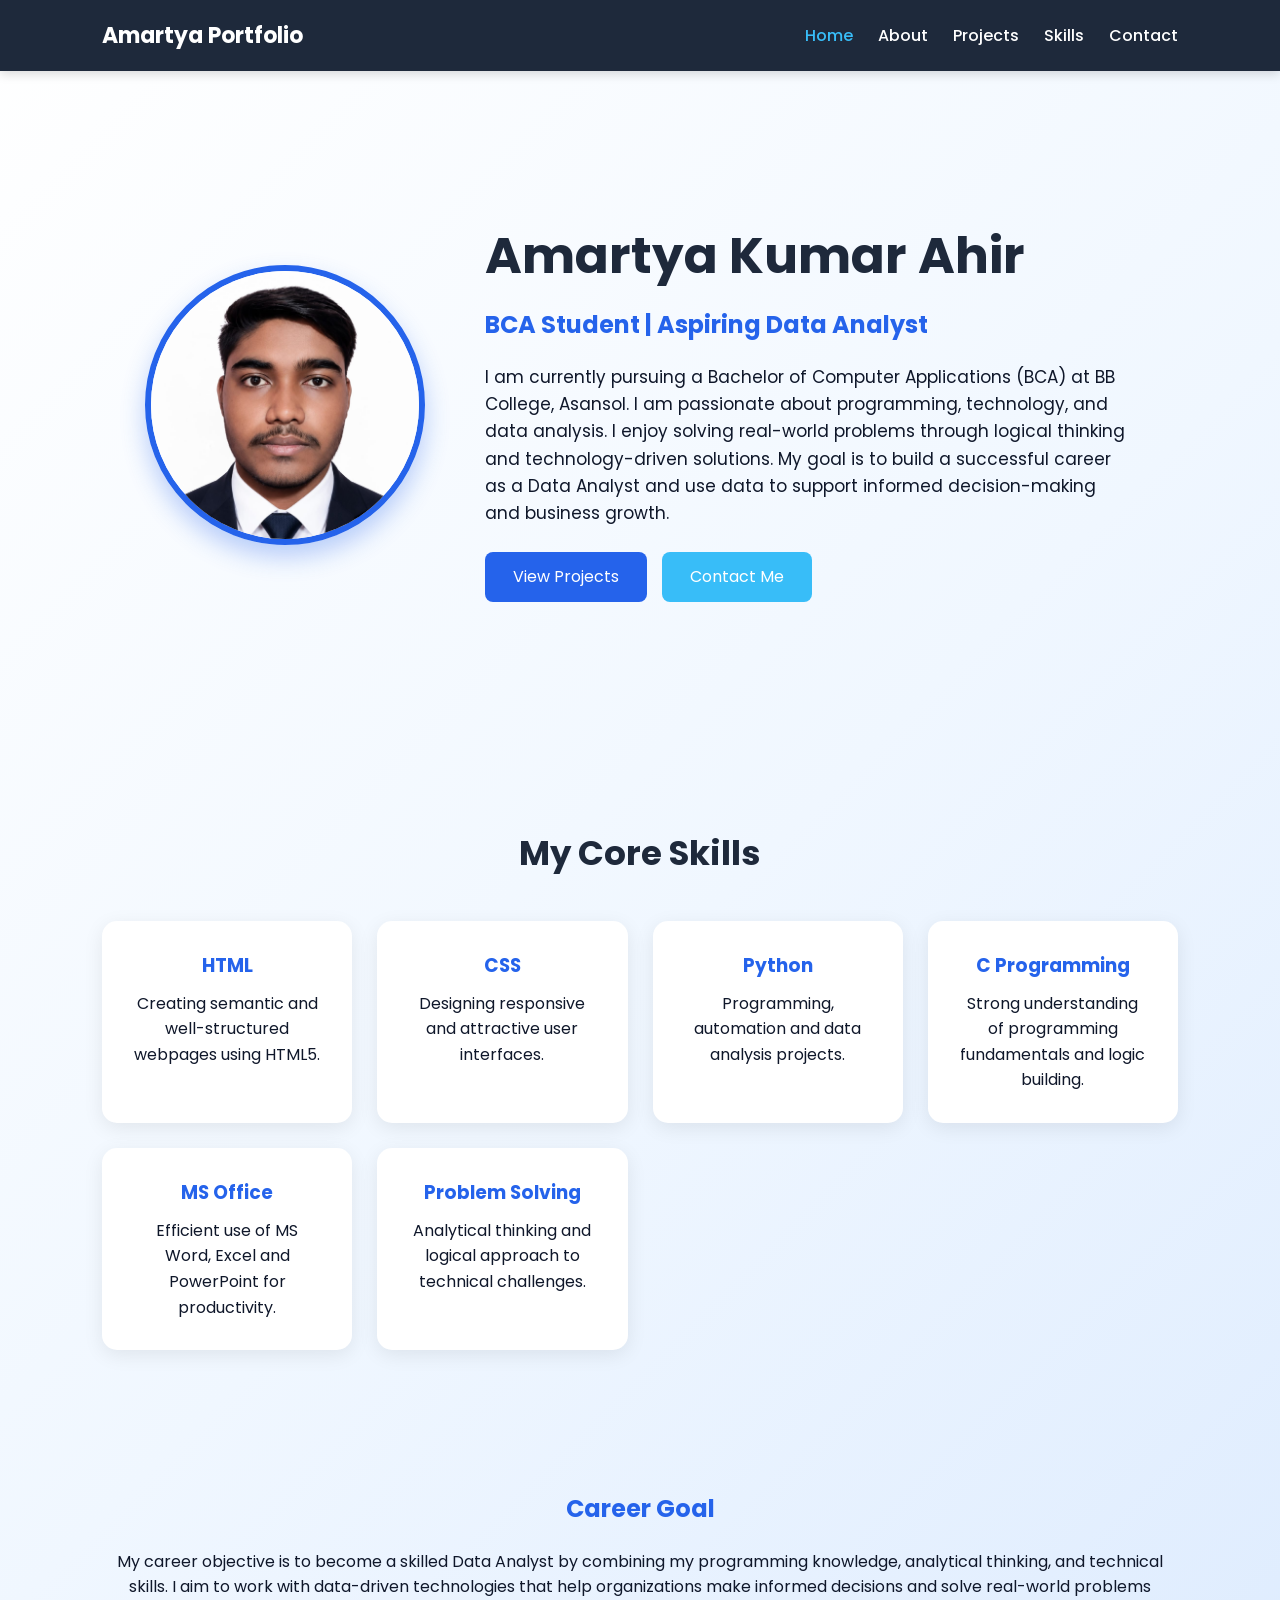
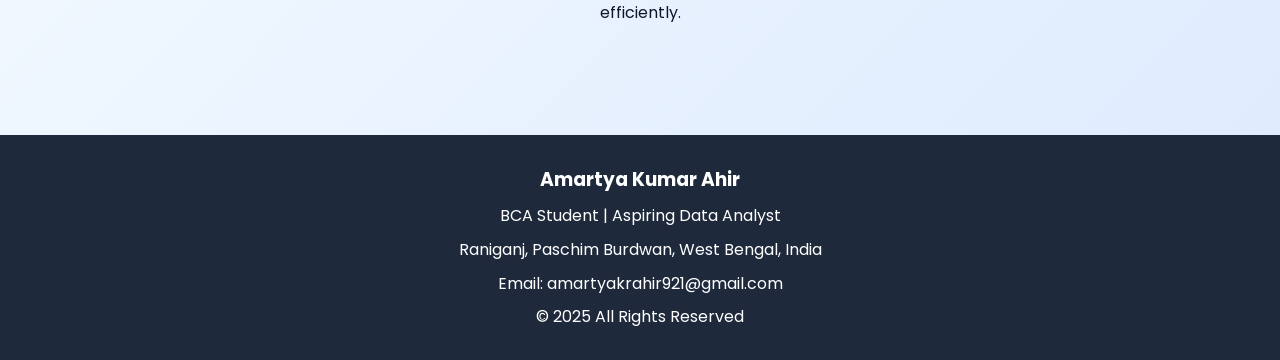
<file: index.html>
<!DOCTYPE html>
<html lang="en">
<head>
<meta charset="UTF-8">
<meta name="viewport" content="width=device-width, initial-scale=1.0">

<title>Amartya Kumar Ahir | Portfolio</title>

<link rel="stylesheet" href="css/style.css">

<link href="https://fonts.googleapis.com/css2?family=Poppins:wght@300;400;500;600;700&display=swap" rel="stylesheet">

</head>

<body>

<!-- NAVIGATION BAR -->

<header>
<nav class="navbar">

<div class="logo">
Amartya Portfolio
</div>

<ul class="nav-links">
<li><a href="index.html" class="active">Home</a></li>
<li><a href="about.html">About</a></li>
<li><a href="projects.html">Projects</a></li>
<li><a href="skills.html">Skills</a></li>
<li><a href="contact.html">Contact</a></li>
</ul>

</nav>
</header>

<!-- HERO SECTION -->

<section class="hero">

<div class="hero-image">
<img src="images/profile.jpg" alt="Amartya Kumar Ahir">
</div>

<div class="hero-content">

<h1>Amartya Kumar Ahir</h1>

<h2>BCA Student | Aspiring Data Analyst</h2>

<p>
I am currently pursuing a Bachelor of Computer Applications (BCA) at BB College, Asansol. I am passionate about programming, technology, and data analysis. I enjoy solving real-world problems through logical thinking and technology-driven solutions. My goal is to build a successful career as a Data Analyst and use data to support informed decision-making and business growth.
</p>

<div class="hero-buttons">

<a href="projects.html" class="btn">
View Projects
</a>

<a href="contact.html" class="btn btn-secondary">
Contact Me
</a>

</div>

</div>

</section>

<!-- QUICK INFO SECTION -->

<section class="skills-section">

<h2 class="section-title">
My Core Skills
</h2>

<div class="skills-grid">

<div class="skill-card">
<h3>HTML</h3>
<p>
Creating semantic and well-structured webpages using HTML5.
</p>
</div>

<div class="skill-card">
<h3>CSS</h3>
<p>
Designing responsive and attractive user interfaces.
</p>
</div>

<div class="skill-card">
<h3>Python</h3>
<p>
Programming, automation and data analysis projects.
</p>
</div>

<div class="skill-card">
<h3>C Programming</h3>
<p>
Strong understanding of programming fundamentals and logic building.
</p>
</div>

<div class="skill-card">
<h3>MS Office</h3>
<p>
Efficient use of MS Word, Excel and PowerPoint for productivity.
</p>
</div>

<div class="skill-card">
<h3>Problem Solving</h3>
<p>
Analytical thinking and logical approach to technical challenges.
</p>
</div>

</div>

</section>

<!-- CAREER GOAL -->

<section class="career-objective">

<h2>
Career Goal
</h2>

<p>
My career objective is to become a skilled Data Analyst by combining my programming knowledge, analytical thinking, and technical skills. I aim to work with data-driven technologies that help organizations make informed decisions and solve real-world problems efficiently.
</p>

</section>

<!-- FOOTER -->

<footer>

<h3>
Amartya Kumar Ahir
</h3>

<p>
BCA Student | Aspiring Data Analyst
</p>

<p>
Raniganj, Paschim Burdwan, West Bengal, India
</p>

<p>
Email: amartyakrahir921@gmail.com
</p>

<p>
© 2025 All Rights Reserved
</p>

</footer>

</body>
</html>
</file>
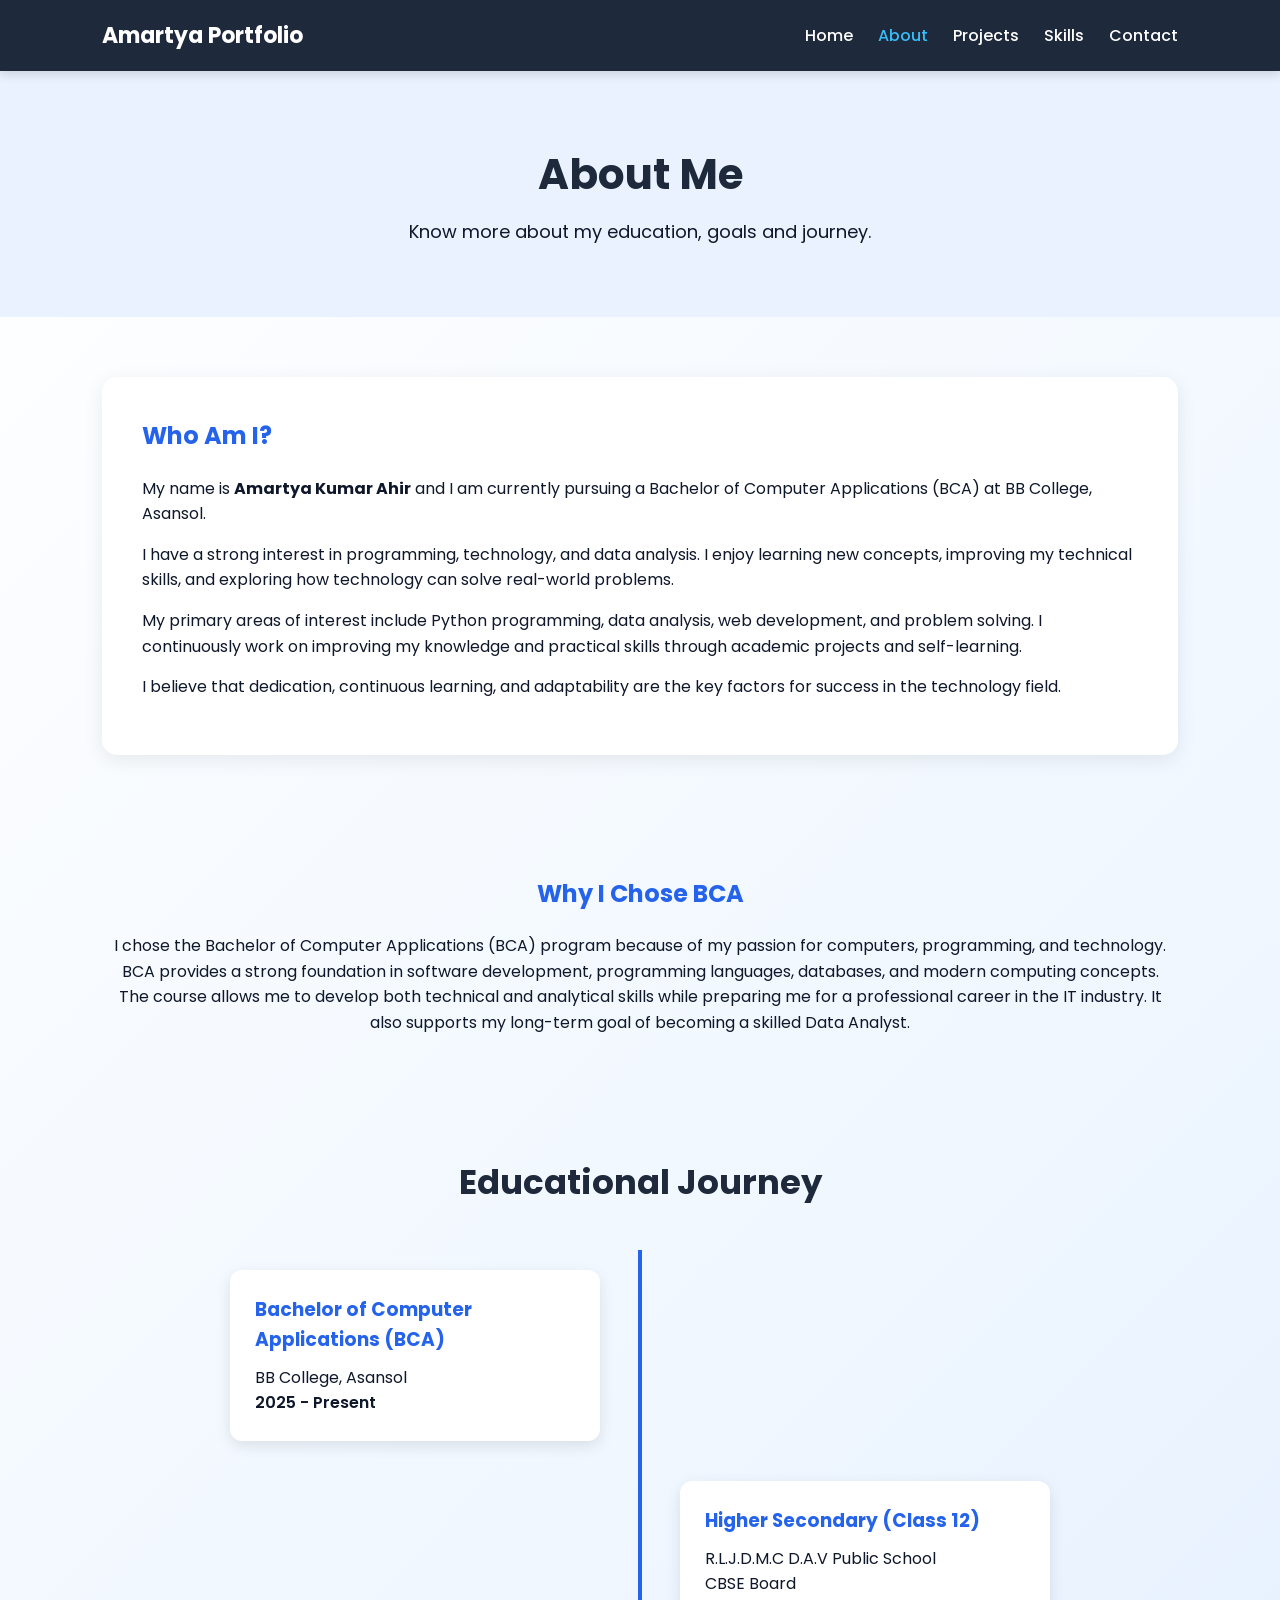
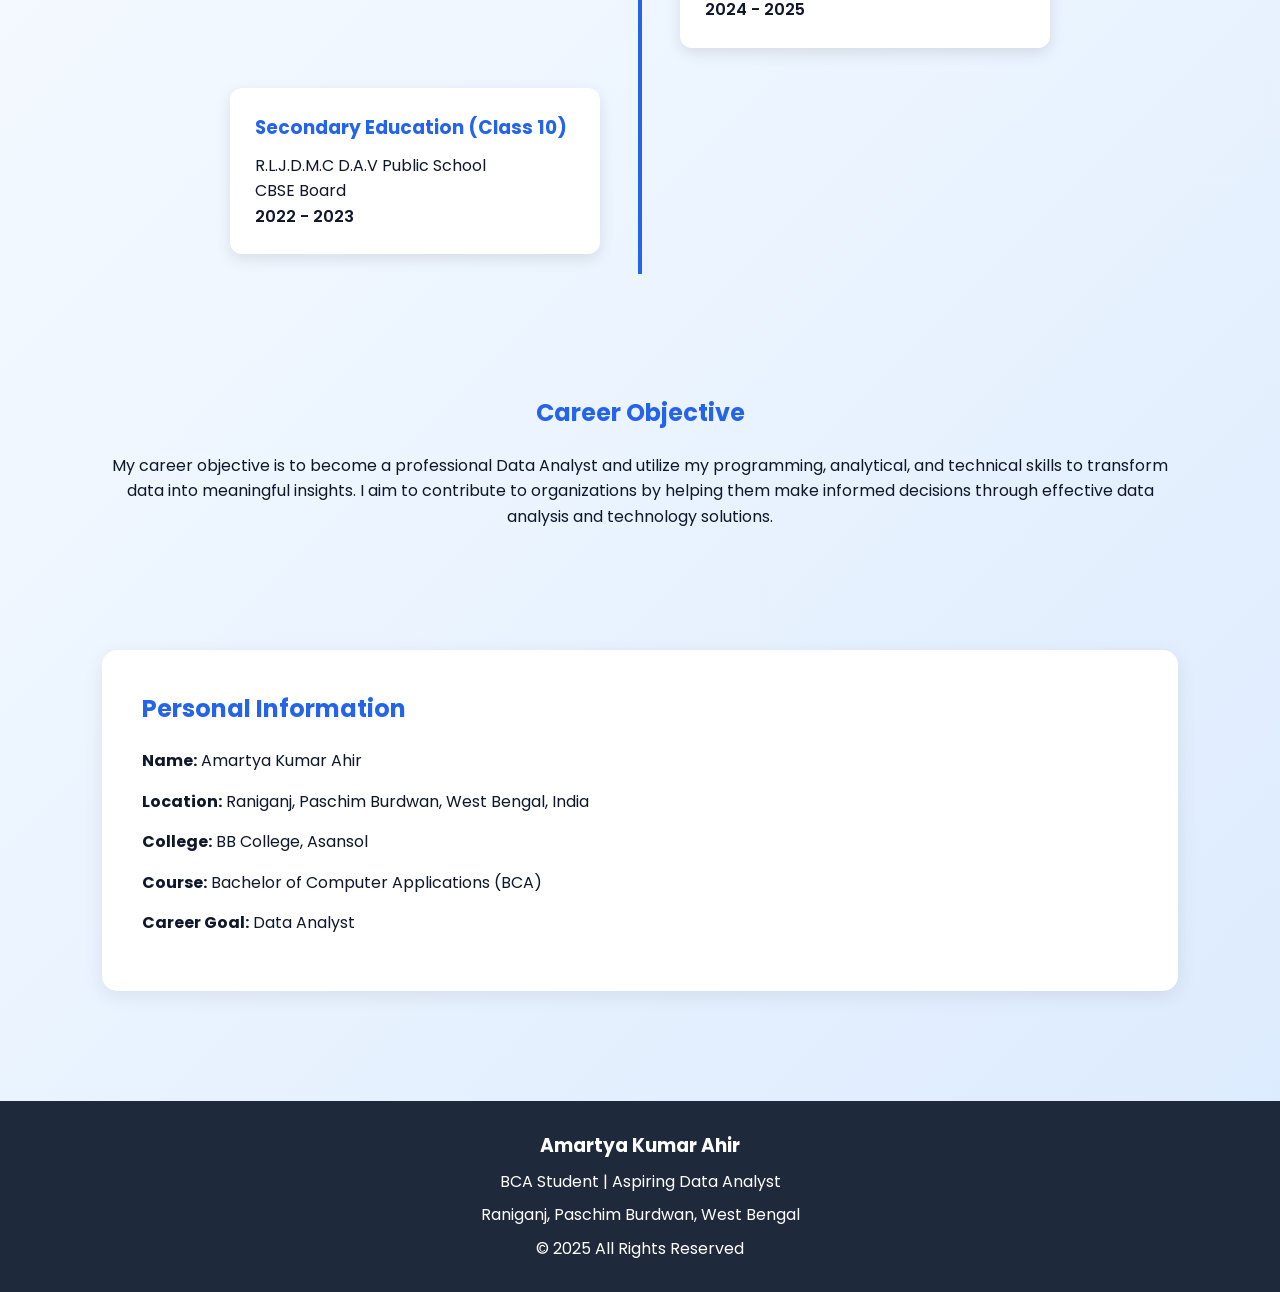
<file: about.html>
<!DOCTYPE html>
<html lang="en">
<head>

<meta charset="UTF-8">
<meta name="viewport" content="width=device-width, initial-scale=1.0">

<title>About Me | Amartya Kumar Ahir</title>

<link rel="stylesheet" href="css/style.css">

<link href="https://fonts.googleapis.com/css2?family=Poppins:wght@300;400;500;600;700&display=swap" rel="stylesheet">

</head>

<body>

<!-- NAVIGATION -->

<header>

<nav class="navbar">

<div class="logo">
Amartya Portfolio
</div>

<ul class="nav-links">
<li><a href="index.html">Home</a></li>
<li><a href="about.html" class="active">About</a></li>
<li><a href="projects.html">Projects</a></li>
<li><a href="skills.html">Skills</a></li>
<li><a href="contact.html">Contact</a></li>
</ul>

</nav>

</header>

<!-- PAGE HEADER -->

<section class="page-header">

<h1>About Me</h1>

<p>
Know more about my education, goals and journey.
</p>

</section>

<!-- BIOGRAPHY -->

<section class="about-container">

<div class="about-card">

<h2>Who Am I?</h2>

<p>
My name is <strong>Amartya Kumar Ahir</strong> and I am currently pursuing a Bachelor of Computer Applications (BCA) at BB College, Asansol.
</p>

<p>
I have a strong interest in programming, technology, and data analysis. I enjoy learning new concepts, improving my technical skills, and exploring how technology can solve real-world problems.
</p>

<p>
My primary areas of interest include Python programming, data analysis, web development, and problem solving. I continuously work on improving my knowledge and practical skills through academic projects and self-learning.
</p>

<p>
I believe that dedication, continuous learning, and adaptability are the key factors for success in the technology field.
</p>

</div>

</section>

<!-- WHY BCA -->

<section class="career-objective">

<h2>Why I Chose BCA</h2>

<p>
I chose the Bachelor of Computer Applications (BCA) program because of my passion for computers, programming, and technology. BCA provides a strong foundation in software development, programming languages, databases, and modern computing concepts.
</p>

<p>
The course allows me to develop both technical and analytical skills while preparing me for a professional career in the IT industry. It also supports my long-term goal of becoming a skilled Data Analyst.
</p>

</section>

<!-- EDUCATION TIMELINE -->

<section class="timeline-section">

<h2 class="section-title">
Educational Journey
</h2>

<div class="timeline">

<div class="timeline-item">

<div class="timeline-content">

<h3>Bachelor of Computer Applications (BCA)</h3>

<p>
BB College, Asansol
</p>

<span>
2025 - Present
</span>

</div>

</div>

<div class="timeline-item">

<div class="timeline-content">

<h3>Higher Secondary (Class 12)</h3>

<p>
R.L.J.D.M.C D.A.V Public School
</p>

<p>
CBSE Board
</p>

<span>
2024 - 2025
</span>

</div>

</div>

<div class="timeline-item">

<div class="timeline-content">

<h3>Secondary Education (Class 10)</h3>

<p>
R.L.J.D.M.C D.A.V Public School
</p>

<p>
CBSE Board
</p>

<span>
2022 - 2023
</span>

</div>

</div>

</div>

</section>

<!-- CAREER OBJECTIVE -->

<section class="career-objective">

<h2>Career Objective</h2>

<p>
My career objective is to become a professional Data Analyst and utilize my programming, analytical, and technical skills to transform data into meaningful insights. I aim to contribute to organizations by helping them make informed decisions through effective data analysis and technology solutions.
</p>

</section>

<!-- PERSONAL INFORMATION -->

<section class="about-container">

<div class="about-card">

<h2>Personal Information</h2>

<p><strong>Name:</strong> Amartya Kumar Ahir</p>

<p><strong>Location:</strong> Raniganj, Paschim Burdwan, West Bengal, India</p>

<p><strong>College:</strong> BB College, Asansol</p>

<p><strong>Course:</strong> Bachelor of Computer Applications (BCA)</p>

<p><strong>Career Goal:</strong> Data Analyst</p>

</div>

</section>

<!-- FOOTER -->

<footer>

<h3>Amartya Kumar Ahir</h3>

<p>BCA Student | Aspiring Data Analyst</p>

<p>Raniganj, Paschim Burdwan, West Bengal</p>

<p>© 2025 All Rights Reserved</p>

</footer>

</body>
</html>
</file>
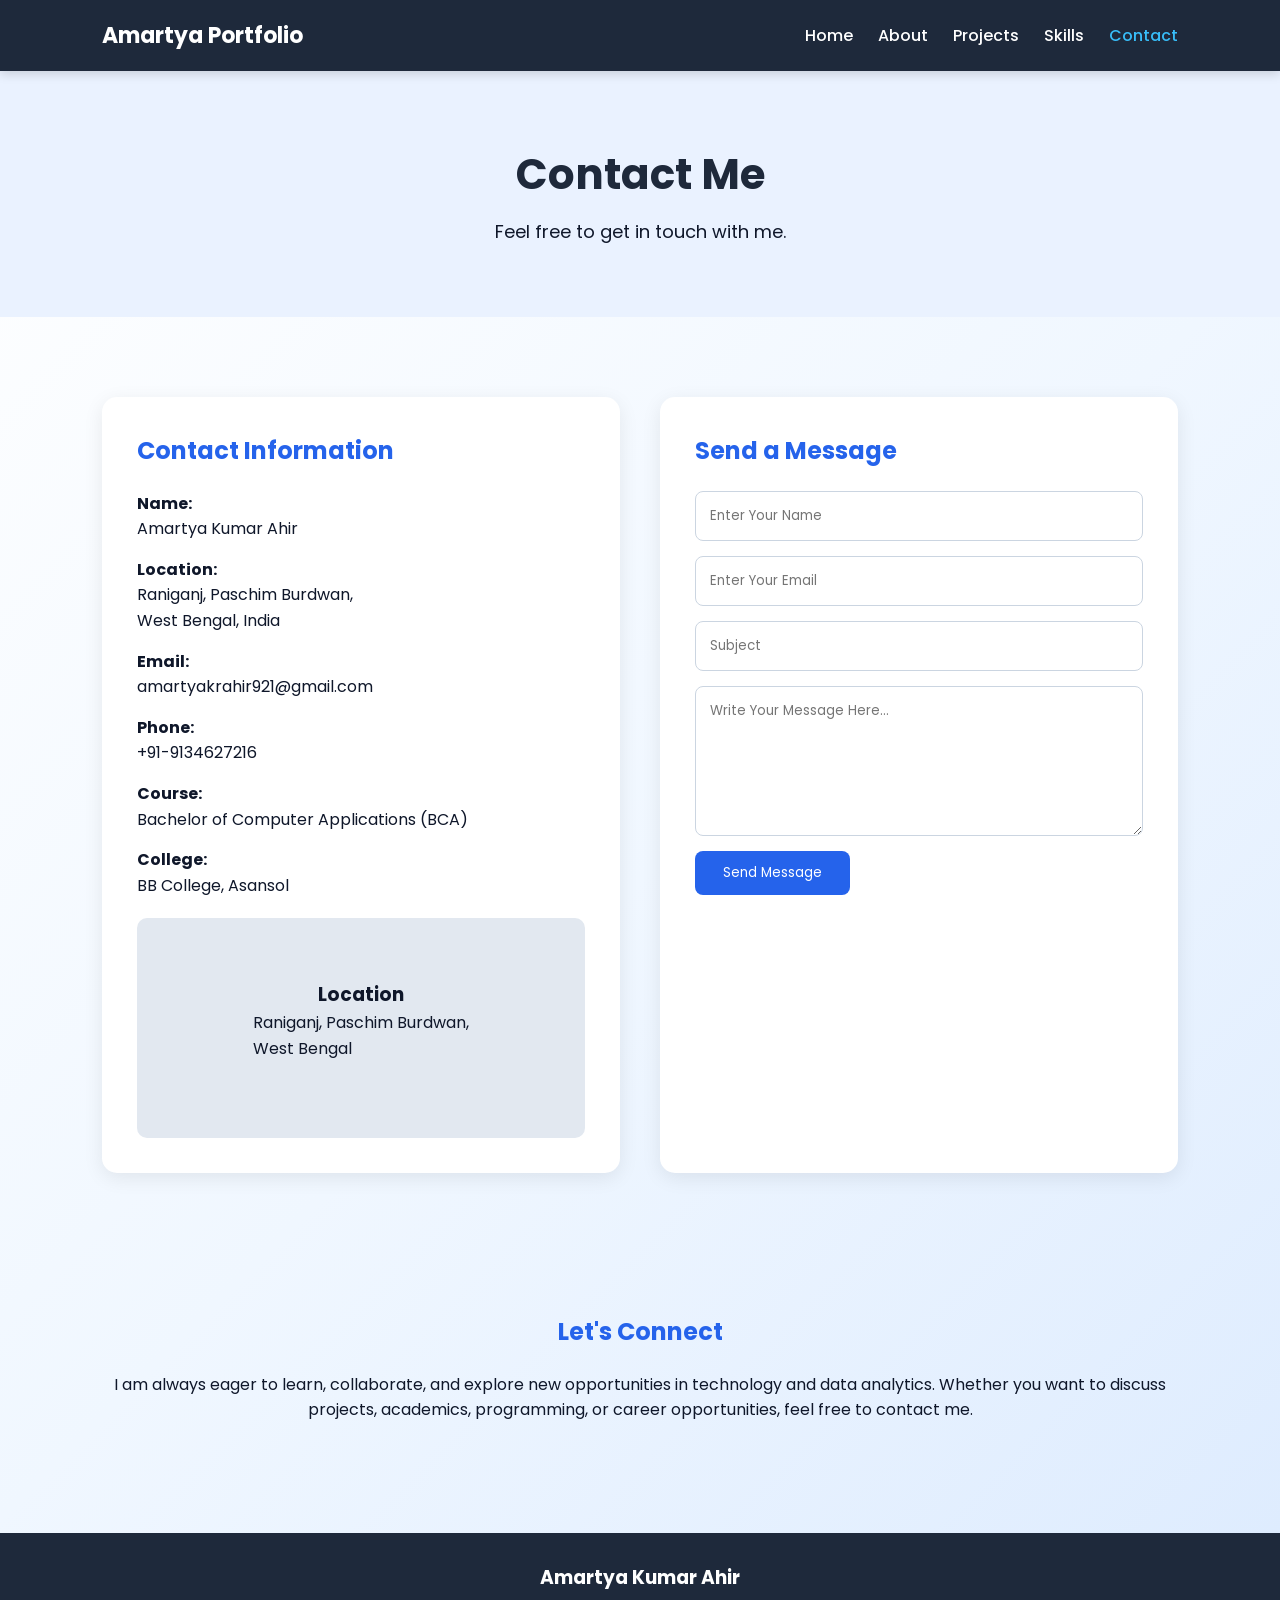
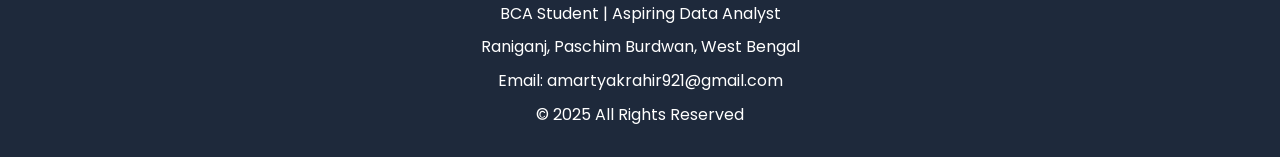
<file: contact.html>
<!DOCTYPE html>
<html lang="en">
<head>

<meta charset="UTF-8">
<meta name="viewport" content="width=device-width, initial-scale=1.0">

<title>Contact | Amartya Kumar Ahir</title>

<link rel="stylesheet" href="css/style.css">

<link href="https://fonts.googleapis.com/css2?family=Poppins:wght@300;400;500;600;700&display=swap" rel="stylesheet">

</head>

<body>

<!-- NAVIGATION -->

<header>

<nav class="navbar">

<div class="logo">
Amartya Portfolio
</div>

<ul class="nav-links">
<li><a href="index.html">Home</a></li>
<li><a href="about.html">About</a></li>
<li><a href="projects.html">Projects</a></li>
<li><a href="skills.html">Skills</a></li>
<li><a href="contact.html" class="active">Contact</a></li>
</ul>

</nav>

</header>

<!-- PAGE HEADER -->

<section class="page-header">

<h1>Contact Me</h1>

<p>
Feel free to get in touch with me.
</p>

</section>

<!-- CONTACT SECTION -->

<section class="contact-container">

<div class="contact-info">

<h2>Contact Information</h2>

<p>
<strong>Name:</strong><br>
Amartya Kumar Ahir
</p>

<p>
<strong>Location:</strong><br>
Raniganj, Paschim Burdwan,<br>
West Bengal, India
</p>

<p>
<strong>Email:</strong><br>
amartyakrahir921@gmail.com
</p>

<p>
<strong>Phone:</strong><br>
+91-9134627216
</p>

<p>
<strong>Course:</strong><br>
Bachelor of Computer Applications (BCA)
</p>

<p>
<strong>College:</strong><br>
BB College, Asansol
</p>

<div class="map-placeholder">

<h3>Location</h3>

<p>
Raniganj, Paschim Burdwan,<br>
West Bengal
</p>

</div>

</div>

<!-- CONTACT FORM -->

<div class="contact-form">

<h2>Send a Message</h2>

<form>

<input
type="text"
placeholder="Enter Your Name"
required
minlength="3">

<input
type="email"
placeholder="Enter Your Email"
required>

<input
type="text"
placeholder="Subject"
required>

<textarea
rows="6"
placeholder="Write Your Message Here..."
required>
</textarea>

<button type="submit" class="btn">
Send Message
</button>

</form>

</div>

</section>

<!-- CONTACT MESSAGE -->

<section class="career-objective">

<h2>
Let's Connect
</h2>

<p>
I am always eager to learn, collaborate, and explore new opportunities in technology and data analytics. Whether you want to discuss projects, academics, programming, or career opportunities, feel free to contact me.
</p>

</section>

<!-- FOOTER -->

<footer>

<h3>
Amartya Kumar Ahir
</h3>

<p>
BCA Student | Aspiring Data Analyst
</p>

<p>
Raniganj, Paschim Burdwan, West Bengal
</p>

<p>
Email: amartyakrahir921@gmail.com
</p>

<p>
© 2025 All Rights Reserved
</p>

</footer>

</body>
</html>
</file>
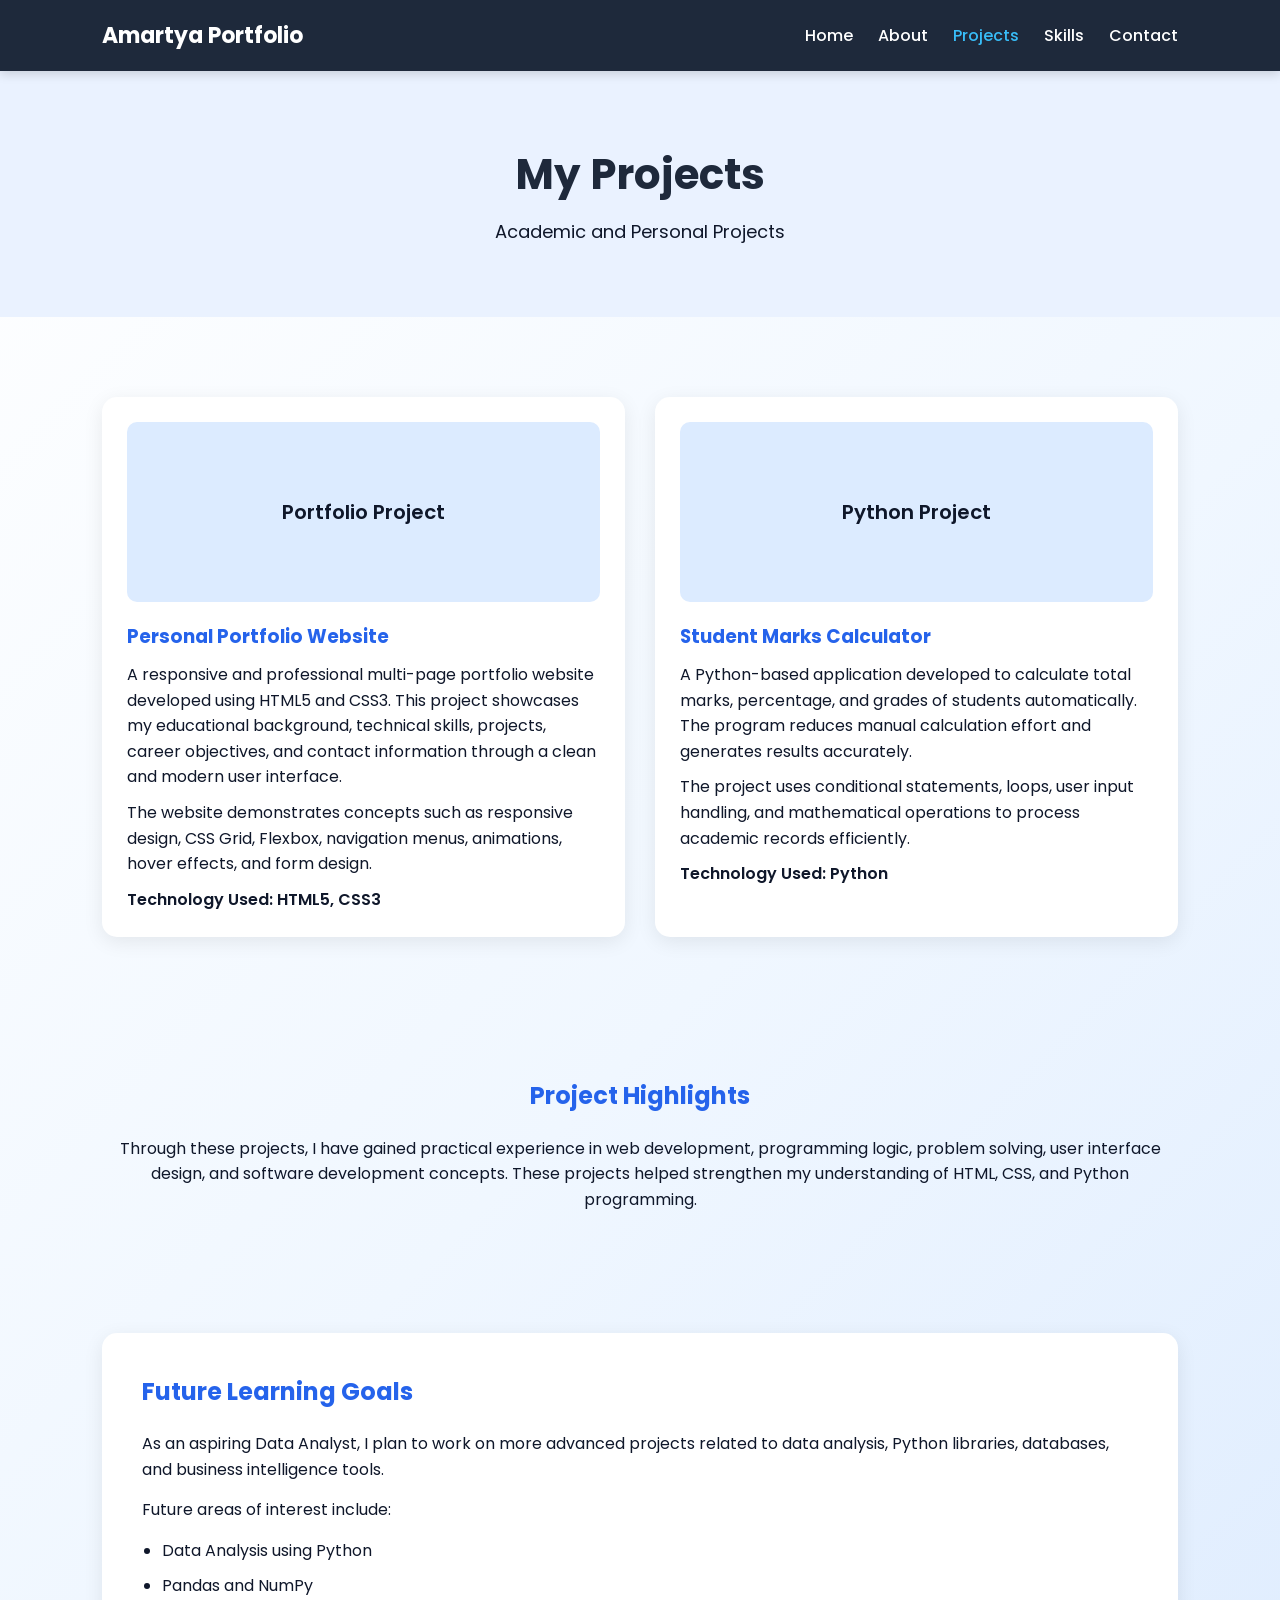
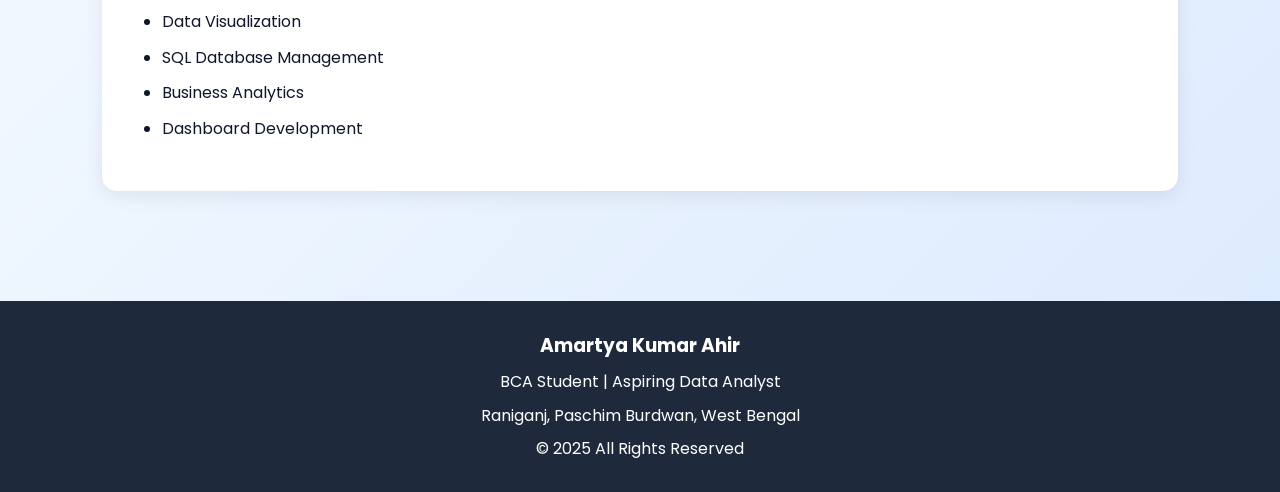
<file: projects.html>
<!DOCTYPE html>
<html lang="en">
<head>

<meta charset="UTF-8">
<meta name="viewport" content="width=device-width, initial-scale=1.0">

<title>Projects | Amartya Kumar Ahir</title>

<link rel="stylesheet" href="css/style.css">

<link href="https://fonts.googleapis.com/css2?family=Poppins:wght@300;400;500;600;700&display=swap" rel="stylesheet">

</head>

<body>

<!-- NAVIGATION -->

<header>

<nav class="navbar">

<div class="logo">
Amartya Portfolio
</div>

<ul class="nav-links">
<li><a href="index.html">Home</a></li>
<li><a href="about.html">About</a></li>
<li><a href="projects.html" class="active">Projects</a></li>
<li><a href="skills.html">Skills</a></li>
<li><a href="contact.html">Contact</a></li>
</ul>

</nav>

</header>

<!-- PAGE HEADER -->

<section class="page-header">

<h1>My Projects</h1>

<p>
Academic and Personal Projects
</p>

</section>

<!-- PROJECTS SECTION -->

<section class="projects-container">

<div class="project-grid">

<!-- PROJECT 1 -->

<div class="project-card">

<div class="project-image">
Portfolio Project
</div>

<h3>Personal Portfolio Website</h3>

<p>
A responsive and professional multi-page portfolio website developed using HTML5 and CSS3. This project showcases my educational background, technical skills, projects, career objectives, and contact information through a clean and modern user interface.
</p>

<p>
The website demonstrates concepts such as responsive design, CSS Grid, Flexbox, navigation menus, animations, hover effects, and form design.
</p>

<span>
Technology Used: HTML5, CSS3
</span>

</div>

<!-- PROJECT 2 -->

<div class="project-card">

<div class="project-image">
Python Project
</div>

<h3>Student Marks Calculator</h3>

<p>
A Python-based application developed to calculate total marks, percentage, and grades of students automatically. The program reduces manual calculation effort and generates results accurately.
</p>

<p>
The project uses conditional statements, loops, user input handling, and mathematical operations to process academic records efficiently.
</p>

<span>
Technology Used: Python
</span>

</div>

</div>

</section>

<!-- PROJECT HIGHLIGHTS -->

<section class="career-objective">

<h2>
Project Highlights
</h2>

<p>
Through these projects, I have gained practical experience in web development, programming logic, problem solving, user interface design, and software development concepts. These projects helped strengthen my understanding of HTML, CSS, and Python programming.
</p>

</section>

<!-- FUTURE PROJECTS -->

<section class="about-container">

<div class="about-card">

<h2>Future Learning Goals</h2>

<p>
As an aspiring Data Analyst, I plan to work on more advanced projects related to data analysis, Python libraries, databases, and business intelligence tools.
</p>

<p>
Future areas of interest include:
</p>

<ul>
<li>Data Analysis using Python</li>
<li>Pandas and NumPy</li>
<li>Data Visualization</li>
<li>SQL Database Management</li>
<li>Business Analytics</li>
<li>Dashboard Development</li>
</ul>

</div>

</section>

<!-- FOOTER -->

<footer>

<h3>Amartya Kumar Ahir</h3>

<p>
BCA Student | Aspiring Data Analyst
</p>

<p>
Raniganj, Paschim Burdwan, West Bengal
</p>

<p>
© 2025 All Rights Reserved
</p>

</footer>

</body>
</html>
</file>
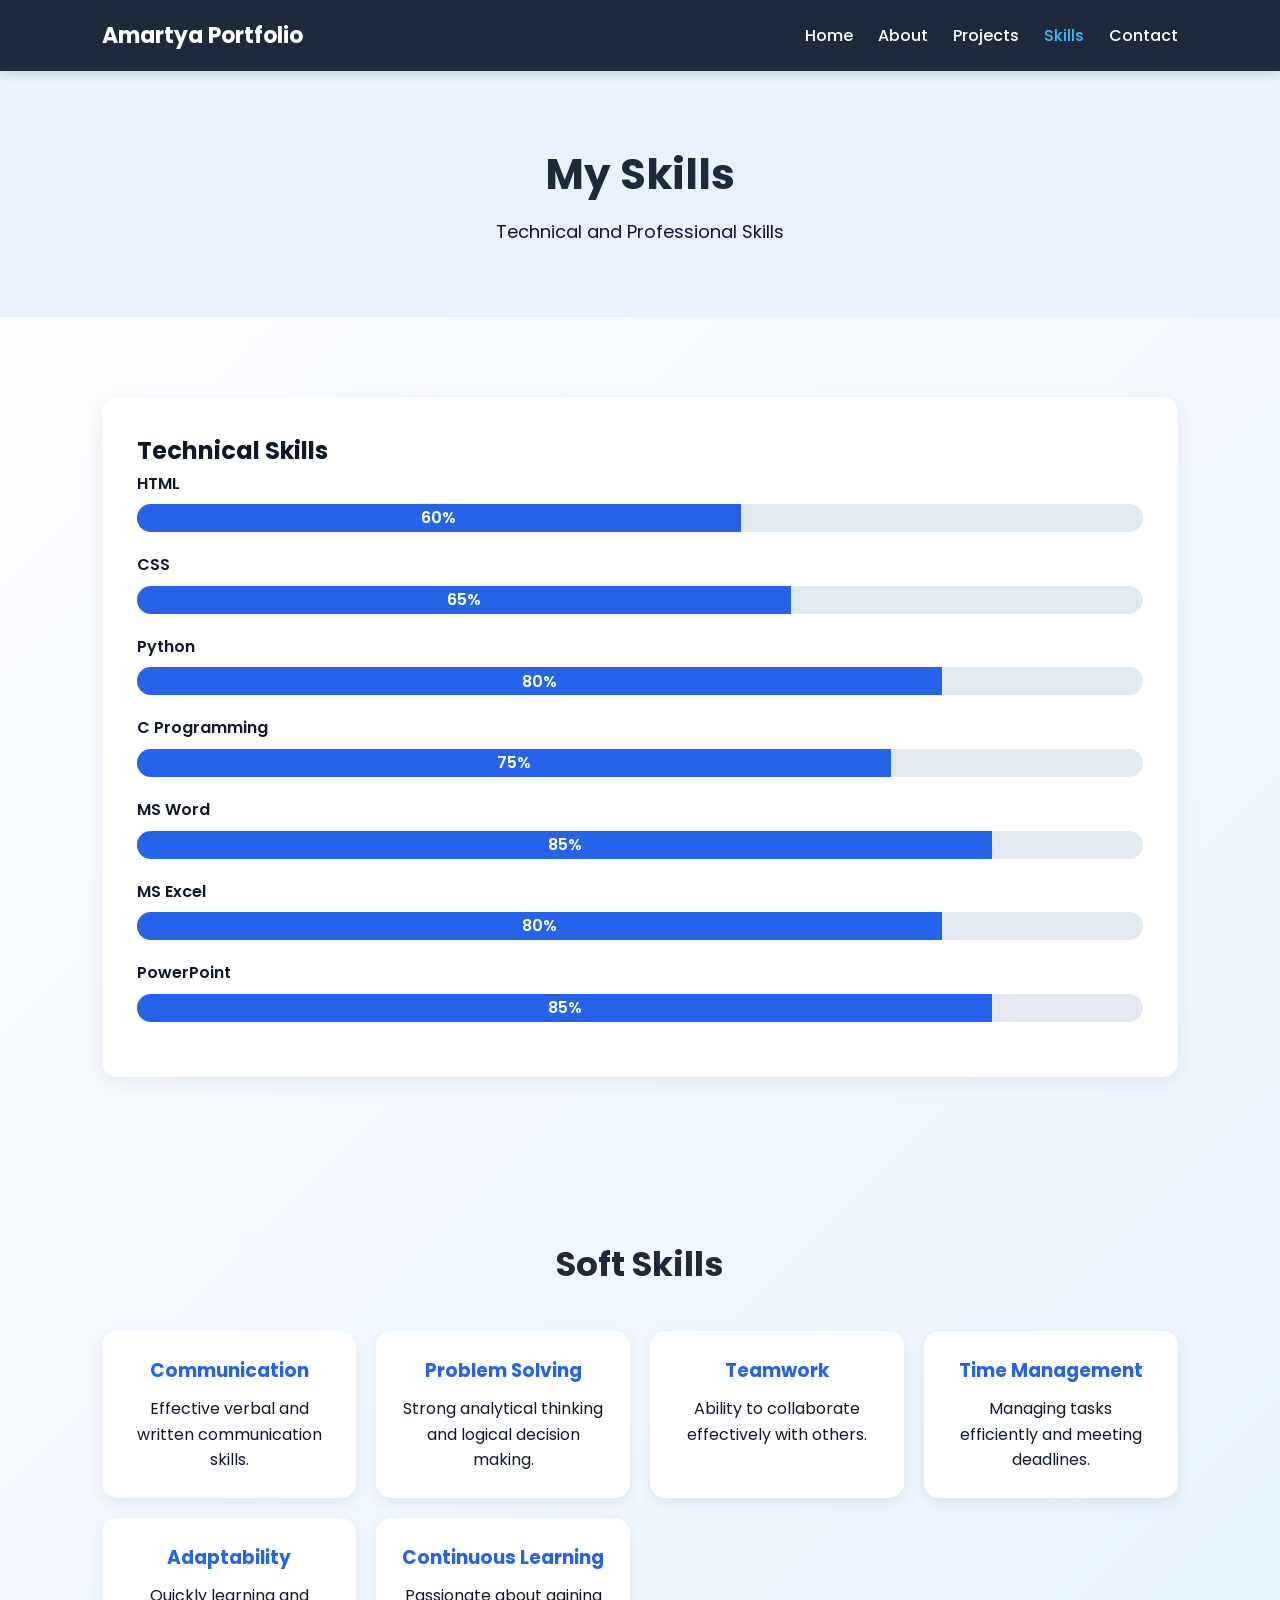
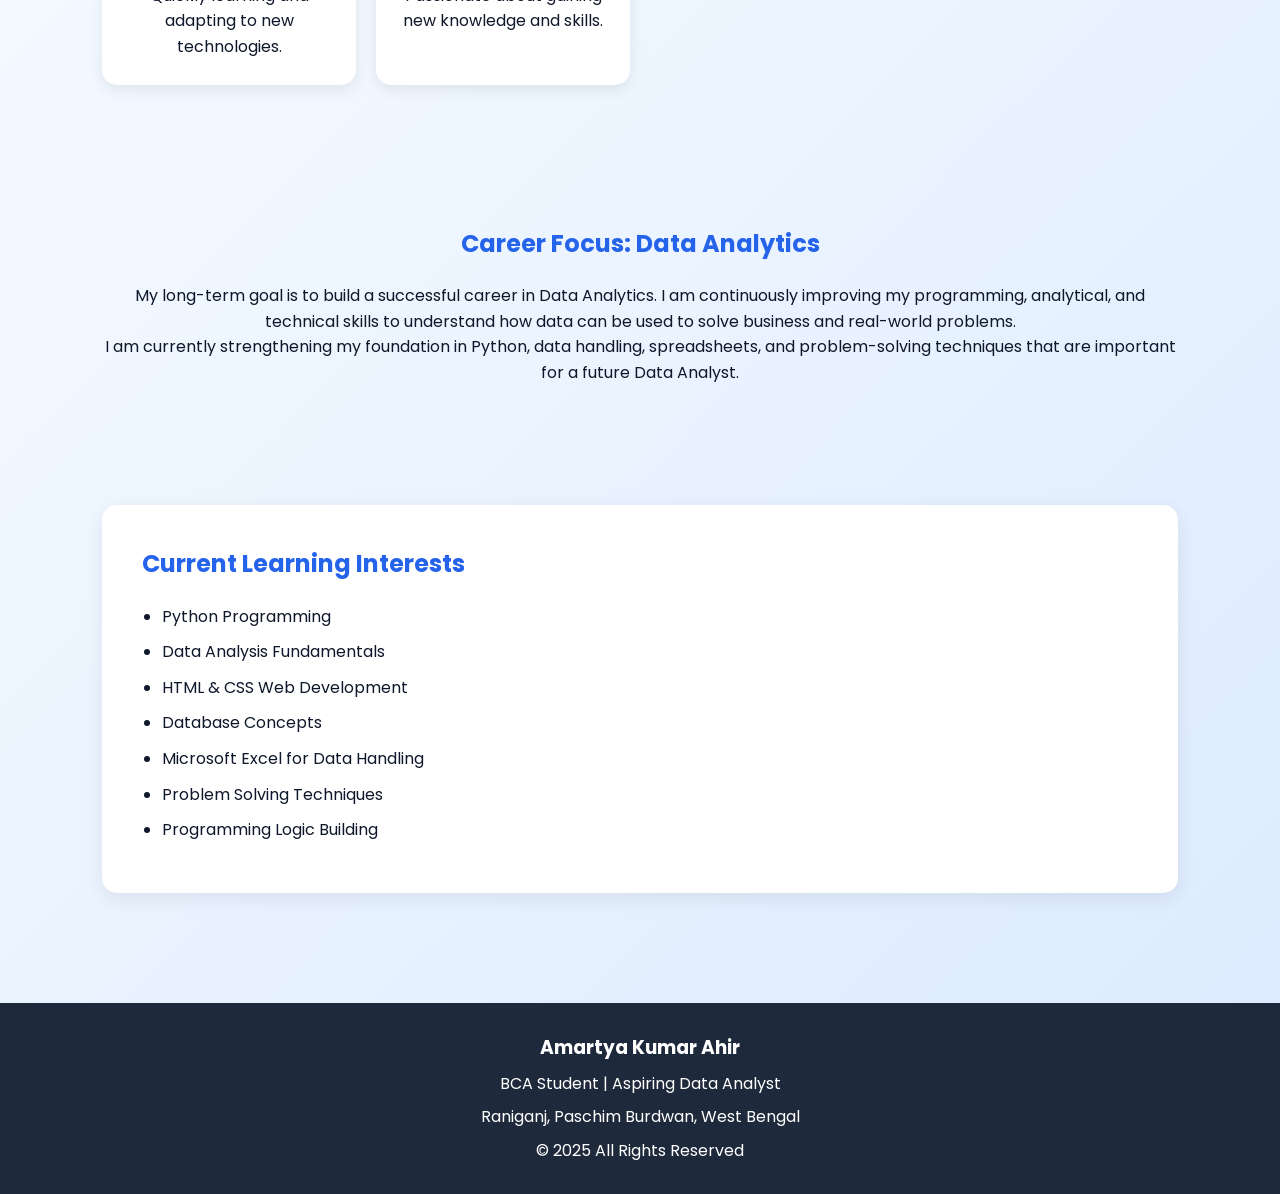
<file: skills.html>
<!DOCTYPE html>
<html lang="en">
<head>

<meta charset="UTF-8">
<meta name="viewport" content="width=device-width, initial-scale=1.0">

<title>Skills | Amartya Kumar Ahir</title>

<link rel="stylesheet" href="css/style.css">

<link href="https://fonts.googleapis.com/css2?family=Poppins:wght@300;400;500;600;700&display=swap" rel="stylesheet">

</head>

<body>

<!-- NAVIGATION -->

<header>

<nav class="navbar">

<div class="logo">
Amartya Portfolio
</div>

<ul class="nav-links">
<li><a href="index.html">Home</a></li>
<li><a href="about.html">About</a></li>
<li><a href="projects.html">Projects</a></li>
<li><a href="skills.html" class="active">Skills</a></li>
<li><a href="contact.html">Contact</a></li>
</ul>

</nav>

</header>

<!-- PAGE HEADER -->

<section class="page-header">

<h1>My Skills</h1>

<p>
Technical and Professional Skills
</p>

</section>

<!-- TECHNICAL SKILLS -->

<section class="skills-page">

<div class="skills-box">

<h2>Technical Skills</h2>

<div class="skill">

<p>HTML</p>

<div class="progress">
<div class="progress-bar html">
60%
</div>
</div>

</div>

<div class="skill">

<p>CSS</p>

<div class="progress">
<div class="progress-bar css">
65%
</div>
</div>

</div>

<div class="skill">

<p>Python</p>

<div class="progress">
<div class="progress-bar python">
80%
</div>
</div>

</div>

<div class="skill">

<p>C Programming</p>

<div class="progress">
<div class="progress-bar c">
75%
</div>
</div>

</div>

<div class="skill">

<p>MS Word</p>

<div class="progress">
<div class="progress-bar word">
85%
</div>
</div>

</div>

<div class="skill">

<p>MS Excel</p>

<div class="progress">
<div class="progress-bar excel">
80%
</div>
</div>

</div>

<div class="skill">

<p>PowerPoint</p>

<div class="progress">
<div class="progress-bar ppt">
85%
</div>
</div>

</div>

</div>

</section>

<!-- SOFT SKILLS -->

<section class="skills-section">

<h2 class="section-title">
Soft Skills
</h2>

<div class="soft-grid">

<div class="soft-card">
<h3>Communication</h3>
<p>
Effective verbal and written communication skills.
</p>
</div>

<div class="soft-card">
<h3>Problem Solving</h3>
<p>
Strong analytical thinking and logical decision making.
</p>
</div>

<div class="soft-card">
<h3>Teamwork</h3>
<p>
Ability to collaborate effectively with others.
</p>
</div>

<div class="soft-card">
<h3>Time Management</h3>
<p>
Managing tasks efficiently and meeting deadlines.
</p>
</div>

<div class="soft-card">
<h3>Adaptability</h3>
<p>
Quickly learning and adapting to new technologies.
</p>
</div>

<div class="soft-card">
<h3>Continuous Learning</h3>
<p>
Passionate about gaining new knowledge and skills.
</p>
</div>

</div>

</section>

<!-- DATA ANALYST SECTION -->

<section class="career-objective">

<h2>
Career Focus: Data Analytics
</h2>

<p>
My long-term goal is to build a successful career in Data Analytics. I am continuously improving my programming, analytical, and technical skills to understand how data can be used to solve business and real-world problems.
</p>

<p>
I am currently strengthening my foundation in Python, data handling, spreadsheets, and problem-solving techniques that are important for a future Data Analyst.
</p>

</section>

<!-- LEARNING INTERESTS -->

<section class="about-container">

<div class="about-card">

<h2>Current Learning Interests</h2>

<ul>

<li>Python Programming</li>

<li>Data Analysis Fundamentals</li>

<li>HTML & CSS Web Development</li>

<li>Database Concepts</li>

<li>Microsoft Excel for Data Handling</li>

<li>Problem Solving Techniques</li>

<li>Programming Logic Building</li>

</ul>

</div>

</section>

<!-- FOOTER -->

<footer>

<h3>
Amartya Kumar Ahir
</h3>

<p>
BCA Student | Aspiring Data Analyst
</p>

<p>
Raniganj, Paschim Burdwan, West Bengal
</p>

<p>
© 2025 All Rights Reserved
</p>

</footer>

</body>
</html>
</file>
<file: css/style.css>
/* ==========================
   GLOBAL STYLES
========================== */

*{
margin:0;
padding:0;
box-sizing:border-box;
font-family:'Poppins',sans-serif;
}

html{
scroll-behavior:smooth;
}

body{
background:linear-gradient(
135deg,
#ffffff 0%,
#f0f7ff 50%,
#dbeafe 100%
);
color:#0F172A;
line-height:1.6;
animation:fadeIn 1s ease;
}

/* ==========================
   ANIMATION
========================== */

@keyframes fadeIn{
from{
opacity:0;
transform:translateY(20px);
}
to{
opacity:1;
transform:translateY(0);
}
}

/* ==========================
   NAVBAR
========================== */

.navbar{
position:sticky;
top:0;
z-index:1000;

display:flex;
justify-content:space-between;
align-items:center;

padding:18px 8%;

background:#1E293B;
box-shadow:0 3px 10px rgba(0,0,0,0.15);
}

.logo{
font-size:22px;
font-weight:700;
color:white;
}

.nav-links{
display:flex;
list-style:none;
gap:25px;
}

.nav-links a{
text-decoration:none;
color:white;
font-weight:500;
transition:0.3s;
}

.nav-links a:hover,
.nav-links .active{
color:#38BDF8;
}

/* ==========================
   HERO SECTION
========================== */

.hero{
min-height:75vh;

display:flex;
justify-content:center;
align-items:center;

gap:60px;
padding:20px 8%;
flex-wrap:wrap;
}

.hero-image img{
width:280px;
height:280px;

object-fit:cover;
object-position:center top;

border-radius:50%;

border:6px solid #2563EB;

box-shadow:0 12px 25px rgba(37,99,235,0.3);

transition:0.4s;
}

.hero-image img:hover{
transform:scale(1.05);
}

.hero-content{
max-width:650px;
}

.hero-content h1{
font-size:50px;
color:#1E293B;
margin-bottom:10px;
}

.hero-content h2{
font-size:24px;
color:#2563EB;
margin-bottom:20px;
}

.hero-content p{
font-size:17px;
margin-bottom:25px;
}

/* ==========================
   BUTTONS
========================== */

.hero-buttons{
display:flex;
gap:15px;
flex-wrap:wrap;
}

.btn{
display:inline-block;
padding:12px 28px;

background:#2563EB;
color:white;

text-decoration:none;
border:none;

border-radius:8px;

cursor:pointer;

transition:0.3s;
}

.btn:hover{
background:#1D4ED8;
transform:translateY(-3px);
}

.btn-secondary{
background:#38BDF8;
}

.btn-secondary:hover{
background:#0EA5E9;
}

/* ==========================
   PAGE HEADER
========================== */

.page-header{
text-align:center;
padding:70px 20px;
background:#EAF2FF;
}

.page-header h1{
font-size:42px;
color:#1E293B;
}

.page-header p{
margin-top:10px;
font-size:18px;
}

/* ==========================
   SECTION TITLE
========================== */

.section-title{
text-align:center;
font-size:34px;
margin-bottom:40px;
color:#1E293B;
}

/* ==========================
   SKILL CARDS
========================== */

.skills-section{
padding:80px 8%;
}

.skills-grid{
display:grid;
grid-template-columns:repeat(auto-fit,minmax(250px,1fr));
gap:25px;
}

.skill-card{
background:white;
padding:30px;
text-align:center;

border-radius:15px;

box-shadow:0 5px 20px rgba(0,0,0,0.08);

transition:0.4s;
}

.skill-card:hover{
transform:translateY(-10px);
}

.skill-card h3{
color:#2563EB;
margin-bottom:10px;
}

/* ==========================
   ABOUT PAGE
========================== */

.about-container{
padding:60px 8%;
}

.about-card{
background:white;

padding:40px;

border-radius:15px;

box-shadow:0 5px 20px rgba(0,0,0,0.08);
}

.about-card h2{
margin-bottom:20px;
color:#2563EB;
}

.about-card p{
margin-bottom:15px;
}

.about-card ul{
margin-left:20px;
margin-top:10px;
}

.about-card li{
margin-bottom:10px;
}

/* ==========================
   TIMELINE
========================== */

.timeline-section{
padding:60px 8%;
}

.timeline{
position:relative;
max-width:900px;
margin:auto;
}

.timeline::before{
content:'';
position:absolute;

left:50%;
transform:translateX(-50%);

width:4px;
height:100%;

background:#2563EB;
}

.timeline-item{
width:50%;
padding:20px 40px;
position:relative;
}

.timeline-item:nth-child(odd){
left:0;
}

.timeline-item:nth-child(even){
left:50%;
}

.timeline-content{
background:white;

padding:25px;

border-radius:12px;

box-shadow:0 5px 15px rgba(0,0,0,0.1);
}

.timeline-content h3{
color:#2563EB;
margin-bottom:10px;
}

.timeline-content span{
font-weight:600;
}

/* ==========================
   PROJECTS
========================== */

.projects-container{
padding:80px 8%;
}

.project-grid{
display:grid;
grid-template-columns:repeat(auto-fit,minmax(320px,1fr));
gap:30px;
}

.project-card{
background:white;

padding:25px;

border-radius:15px;

box-shadow:0 5px 20px rgba(0,0,0,0.08);

transition:0.4s;
}

.project-card:hover{
transform:translateY(-10px);
}

.project-image{
height:180px;

display:flex;
justify-content:center;
align-items:center;

background:#DCEBFF;

border-radius:10px;

font-size:20px;
font-weight:600;

margin-bottom:20px;
}

.project-card h3{
color:#2563EB;
margin-bottom:10px;
}

.project-card p{
margin-bottom:10px;
}

.project-card span{
font-weight:600;
}

/* ==========================
   SKILLS PAGE
========================== */

.skills-page{
padding:80px 8%;
}

.skills-box{
background:white;

padding:35px;

border-radius:15px;

box-shadow:0 5px 20px rgba(0,0,0,0.08);
}

.skill{
margin-bottom:20px;
}

.skill p{
margin-bottom:8px;
font-weight:600;
}

.progress{
height:28px;
background:#E2E8F0;
border-radius:30px;
overflow:hidden;
}

.progress-bar{
height:100%;

display:flex;
align-items:center;
justify-content:center;

background:#2563EB;
color:white;
font-weight:600;
}

/* Actual Skill Percentages */

.html{
width:60%;
}

.css{
width:65%;
}

.python{
width:80%;
}

.c{
width:75%;
}

.word{
width:85%;
}

.excel{
width:80%;
}

.ppt{
width:85%;
}

/* ==========================
   SOFT SKILLS
========================== */

.soft-grid{
display:grid;
grid-template-columns:repeat(auto-fit,minmax(250px,1fr));
gap:20px;
}

.soft-card{
background:white;

padding:25px;

border-radius:15px;

text-align:center;

box-shadow:0 5px 15px rgba(0,0,0,0.08);

transition:0.3s;
}

.soft-card:hover{
transform:translateY(-8px);
}

.soft-card h3{
color:#2563EB;
margin-bottom:10px;
}

/* ==========================
   CAREER SECTION
========================== */

.career-objective{
padding:60px 8%;
text-align:center;
}

.career-objective h2{
color:#2563EB;
margin-bottom:20px;
}

/* ==========================
   CONTACT PAGE
========================== */

.contact-container{
padding:80px 8%;

display:grid;
grid-template-columns:1fr 1fr;

gap:40px;
}

.contact-info,
.contact-form{
background:white;

padding:35px;

border-radius:15px;

box-shadow:0 5px 20px rgba(0,0,0,0.08);
}

.contact-info h2,
.contact-form h2{
margin-bottom:20px;
color:#2563EB;
}

.contact-info p{
margin-bottom:15px;
}

.map-placeholder{
height:220px;

margin-top:20px;

background:#E2E8F0;

display:flex;
flex-direction:column;

justify-content:center;
align-items:center;

border-radius:10px;
}

.contact-form form{
display:flex;
flex-direction:column;
gap:15px;
}

.contact-form input,
.contact-form textarea{
padding:14px;

border:1px solid #CBD5E1;

border-radius:8px;

outline:none;
}

.contact-form input:focus,
.contact-form textarea:focus{
border-color:#2563EB;
}

.contact-form button{
width:fit-content;
}

/* ==========================
   FOOTER
========================== */

footer{
background:#1E293B;
color:white;

text-align:center;

padding:30px;
margin-top:50px;
}

footer p{
margin-top:8px;
}

/* ==========================
   RESPONSIVE DESIGN
========================== */

@media(max-width:992px){

.timeline::before{
left:20px;
}

.timeline-item{
width:100%;
left:0 !important;
padding-left:60px;
}

.contact-container{
grid-template-columns:1fr;
}

.hero{
text-align:center;
}

}

@media(max-width:768px){

.navbar{
flex-direction:column;
gap:15px;
}

.nav-links{
flex-wrap:wrap;
justify-content:center;
}

.hero-content h1{
font-size:38px;
}

.hero-content h2{
font-size:20px;
}

.hero-image img{
width:220px;
height:220px;
}

}

@media(max-width:480px){

.hero-content h1{
font-size:30px;
}

.page-header h1{
font-size:30px;
}

.section-title{
font-size:28px;
}

.hero-image img{
width:180px;
height:180px;
}

}
</file>
